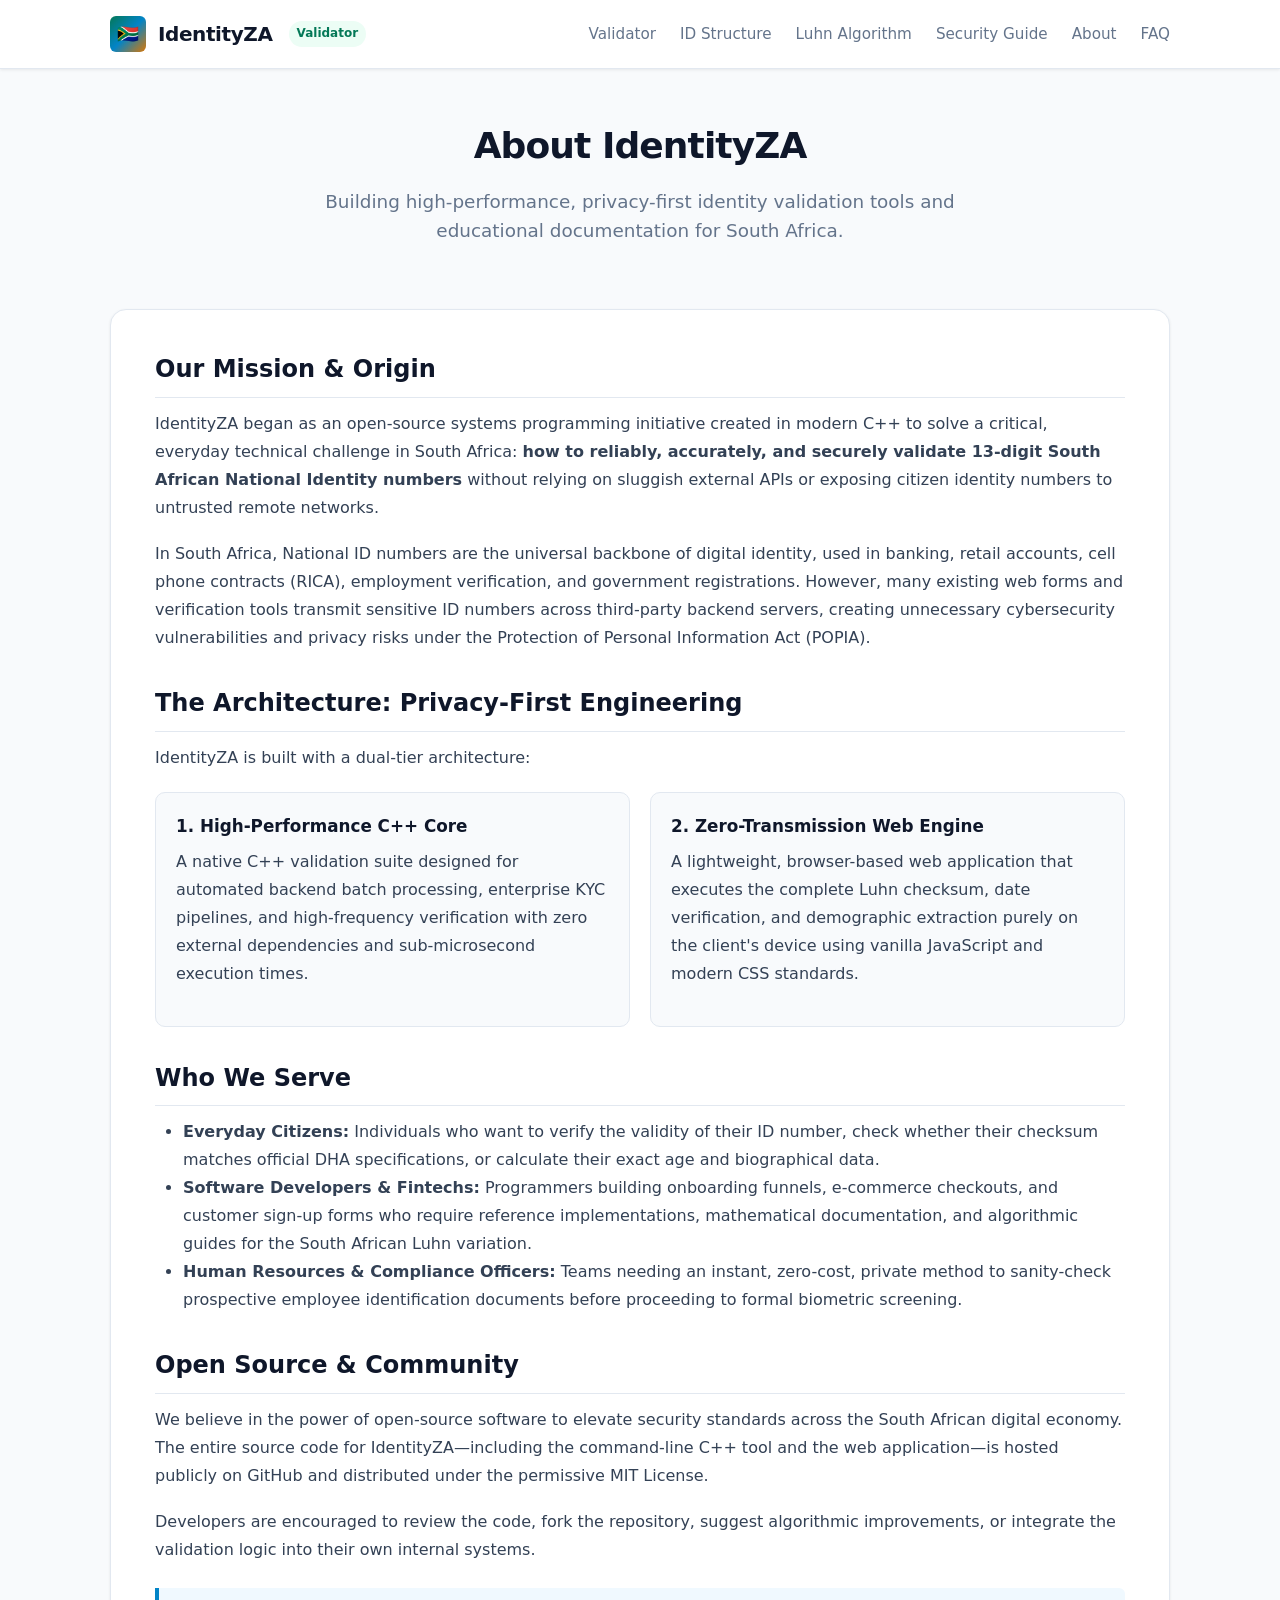
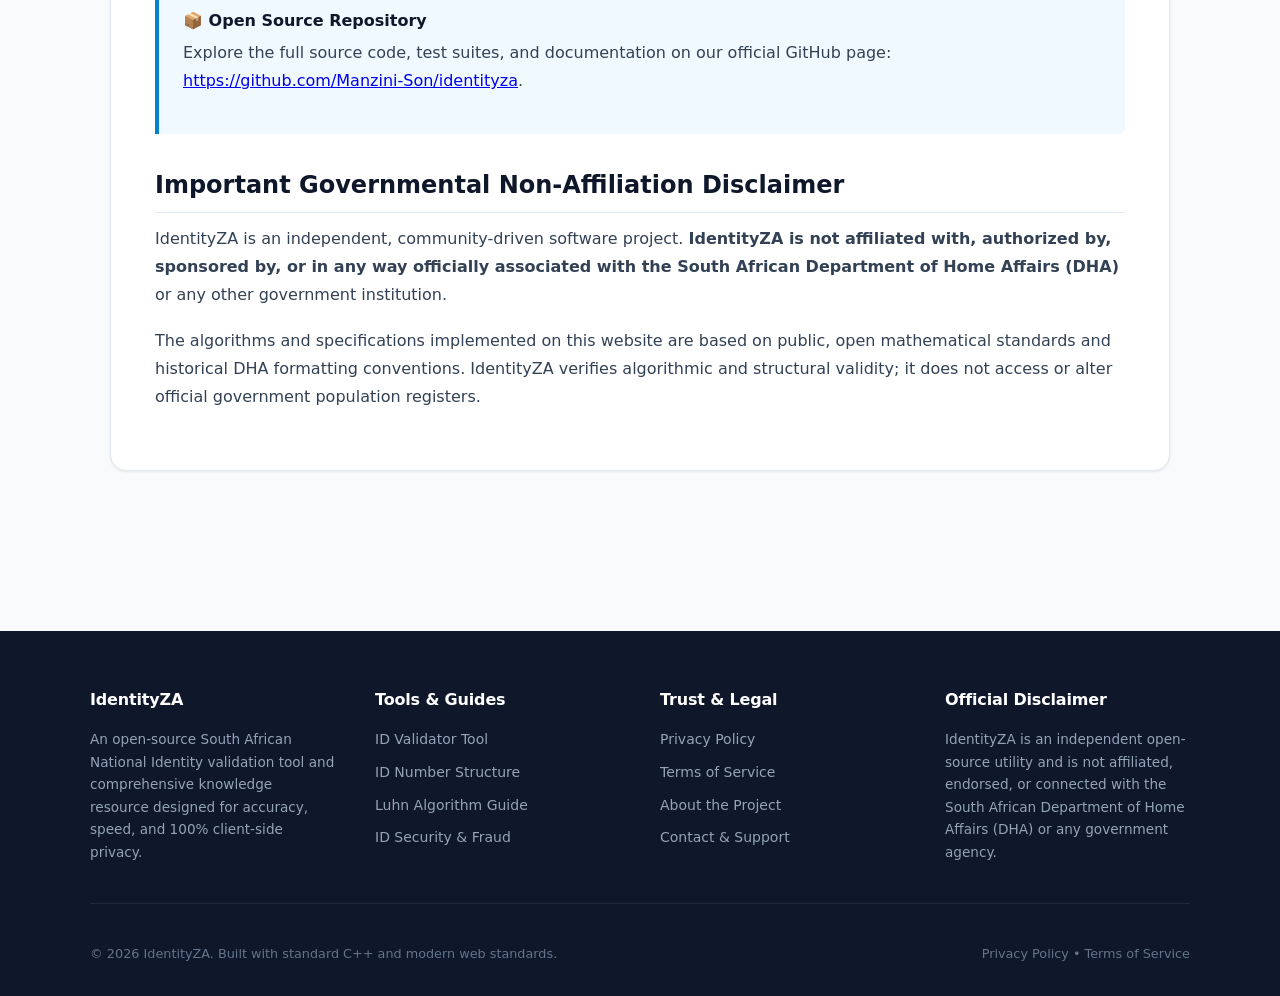
<file: web/about.html>
<!DOCTYPE html>
<html lang="en">
<head>
  <meta charset="UTF-8">
  <meta name="viewport" content="width=device-width, initial-scale=1.0">
  <title>About Us - IdentityZA Project</title>
  <meta name="description" content="Learn about IdentityZA: an open-source initiative providing high-performance South African ID validation, Luhn algorithm verification, and developer resources.">
  <link rel="stylesheet" href="style.css">
</head>
<body>

  <!-- Site Navigation -->
  <header class="site-header">
    <div class="header-container">
      <a href="index.html" class="brand">
        <span class="brand-flag">🇿🇦</span>
        <span class="brand-title">IdentityZA</span>
        <span class="brand-tag">Validator</span>
      </a>
      <nav class="nav-links">
        <a href="index.html#validator">Validator</a>
        <a href="index.html#how-it-works">ID Structure</a>
        <a href="index.html#luhn-algorithm">Luhn Algorithm</a>
        <a href="index.html#security-guide">Security Guide</a>
        <a href="about.html">About</a>
        <a href="index.html#faq">FAQ</a>
      </nav>
    </div>
  </header>

  <main class="main-content">
    <div class="page-hero">
      <h1>About IdentityZA</h1>
      <p>Building high-performance, privacy-first identity validation tools and educational documentation for South Africa.</p>
    </div>

    <article class="page-body">
      <h2>Our Mission & Origin</h2>
      <p>IdentityZA began as an open-source systems programming initiative created in modern C++ to solve a critical, everyday technical challenge in South Africa: <strong>how to reliably, accurately, and securely validate 13-digit South African National Identity numbers</strong> without relying on sluggish external APIs or exposing citizen identity numbers to untrusted remote networks.</p>
      <p>In South Africa, National ID numbers are the universal backbone of digital identity, used in banking, retail accounts, cell phone contracts (RICA), employment verification, and government registrations. However, many existing web forms and verification tools transmit sensitive ID numbers across third-party backend servers, creating unnecessary cybersecurity vulnerabilities and privacy risks under the Protection of Personal Information Act (POPIA).</p>

      <h2>The Architecture: Privacy-First Engineering</h2>
      <p>IdentityZA is built with a dual-tier architecture:</p>
      <div class="grid-two">
        <div class="grid-card">
          <h4>1. High-Performance C++ Core</h4>
          <p>A native C++ validation suite designed for automated backend batch processing, enterprise KYC pipelines, and high-frequency verification with zero external dependencies and sub-microsecond execution times.</p>
        </div>
        <div class="grid-card">
          <h4>2. Zero-Transmission Web Engine</h4>
          <p>A lightweight, browser-based web application that executes the complete Luhn checksum, date verification, and demographic extraction purely on the client's device using vanilla JavaScript and modern CSS standards.</p>
        </div>
      </div>

      <h2>Who We Serve</h2>
      <ul>
        <li><strong>Everyday Citizens:</strong> Individuals who want to verify the validity of their ID number, check whether their checksum matches official DHA specifications, or calculate their exact age and biographical data.</li>
        <li><strong>Software Developers & Fintechs:</strong> Programmers building onboarding funnels, e-commerce checkouts, and customer sign-up forms who require reference implementations, mathematical documentation, and algorithmic guides for the South African Luhn variation.</li>
        <li><strong>Human Resources & Compliance Officers:</strong> Teams needing an instant, zero-cost, private method to sanity-check prospective employee identification documents before proceeding to formal biometric screening.</li>
      </ul>

      <h2>Open Source & Community</h2>
      <p>We believe in the power of open-source software to elevate security standards across the South African digital economy. The entire source code for IdentityZA—including the command-line C++ tool and the web application—is hosted publicly on GitHub and distributed under the permissive MIT License.</p>
      <p>Developers are encouraged to review the code, fork the repository, suggest algorithmic improvements, or integrate the validation logic into their own internal systems.</p>

      <div class="callout-box callout-info">
        <h4>📦 Open Source Repository</h4>
        <p>Explore the full source code, test suites, and documentation on our official GitHub page: <a href="https://github.com/Manzini-Son/identityza" target="_blank" rel="noopener noreferrer">https://github.com/Manzini-Son/identityza</a>.</p>
      </div>

      <h2>Important Governmental Non-Affiliation Disclaimer</h2>
      <p>IdentityZA is an independent, community-driven software project. <strong>IdentityZA is not affiliated with, authorized by, sponsored by, or in any way officially associated with the South African Department of Home Affairs (DHA)</strong> or any other government institution.</p>
      <p>The algorithms and specifications implemented on this website are based on public, open mathematical standards and historical DHA formatting conventions. IdentityZA verifies algorithmic and structural validity; it does not access or alter official government population registers.</p>
    </article>
  </main>

  <!-- Site Footer -->
  <footer class="site-footer">
    <div class="footer-container">
      <div class="footer-top">
        <div class="footer-col">
          <h4>IdentityZA</h4>
          <p>An open-source South African National Identity validation tool and comprehensive knowledge resource designed for accuracy, speed, and 100% client-side privacy.</p>
        </div>
        <div class="footer-col">
          <h4>Tools & Guides</h4>
          <ul>
            <li><a href="index.html#validator">ID Validator Tool</a></li>
            <li><a href="index.html#how-it-works">ID Number Structure</a></li>
            <li><a href="index.html#luhn-algorithm">Luhn Algorithm Guide</a></li>
            <li><a href="index.html#security-guide">ID Security & Fraud</a></li>
          </ul>
        </div>
        <div class="footer-col">
          <h4>Trust & Legal</h4>
          <ul>
            <li><a href="privacy.html">Privacy Policy</a></li>
            <li><a href="terms.html">Terms of Service</a></li>
            <li><a href="about.html">About the Project</a></li>
            <li><a href="contact.html">Contact & Support</a></li>
          </ul>
        </div>
        <div class="footer-col">
          <h4>Official Disclaimer</h4>
          <p>IdentityZA is an independent open-source utility and is not affiliated, endorsed, or connected with the South African Department of Home Affairs (DHA) or any government agency.</p>
        </div>
      </div>
      <div class="footer-bottom">
        <p>© 2026 IdentityZA. Built with standard C++ and modern web standards.</p>
        <p><a href="privacy.html">Privacy Policy</a> • <a href="terms.html">Terms of Service</a></p>
      </div>
    </div>
  </footer>

</body>
</html>
</file>
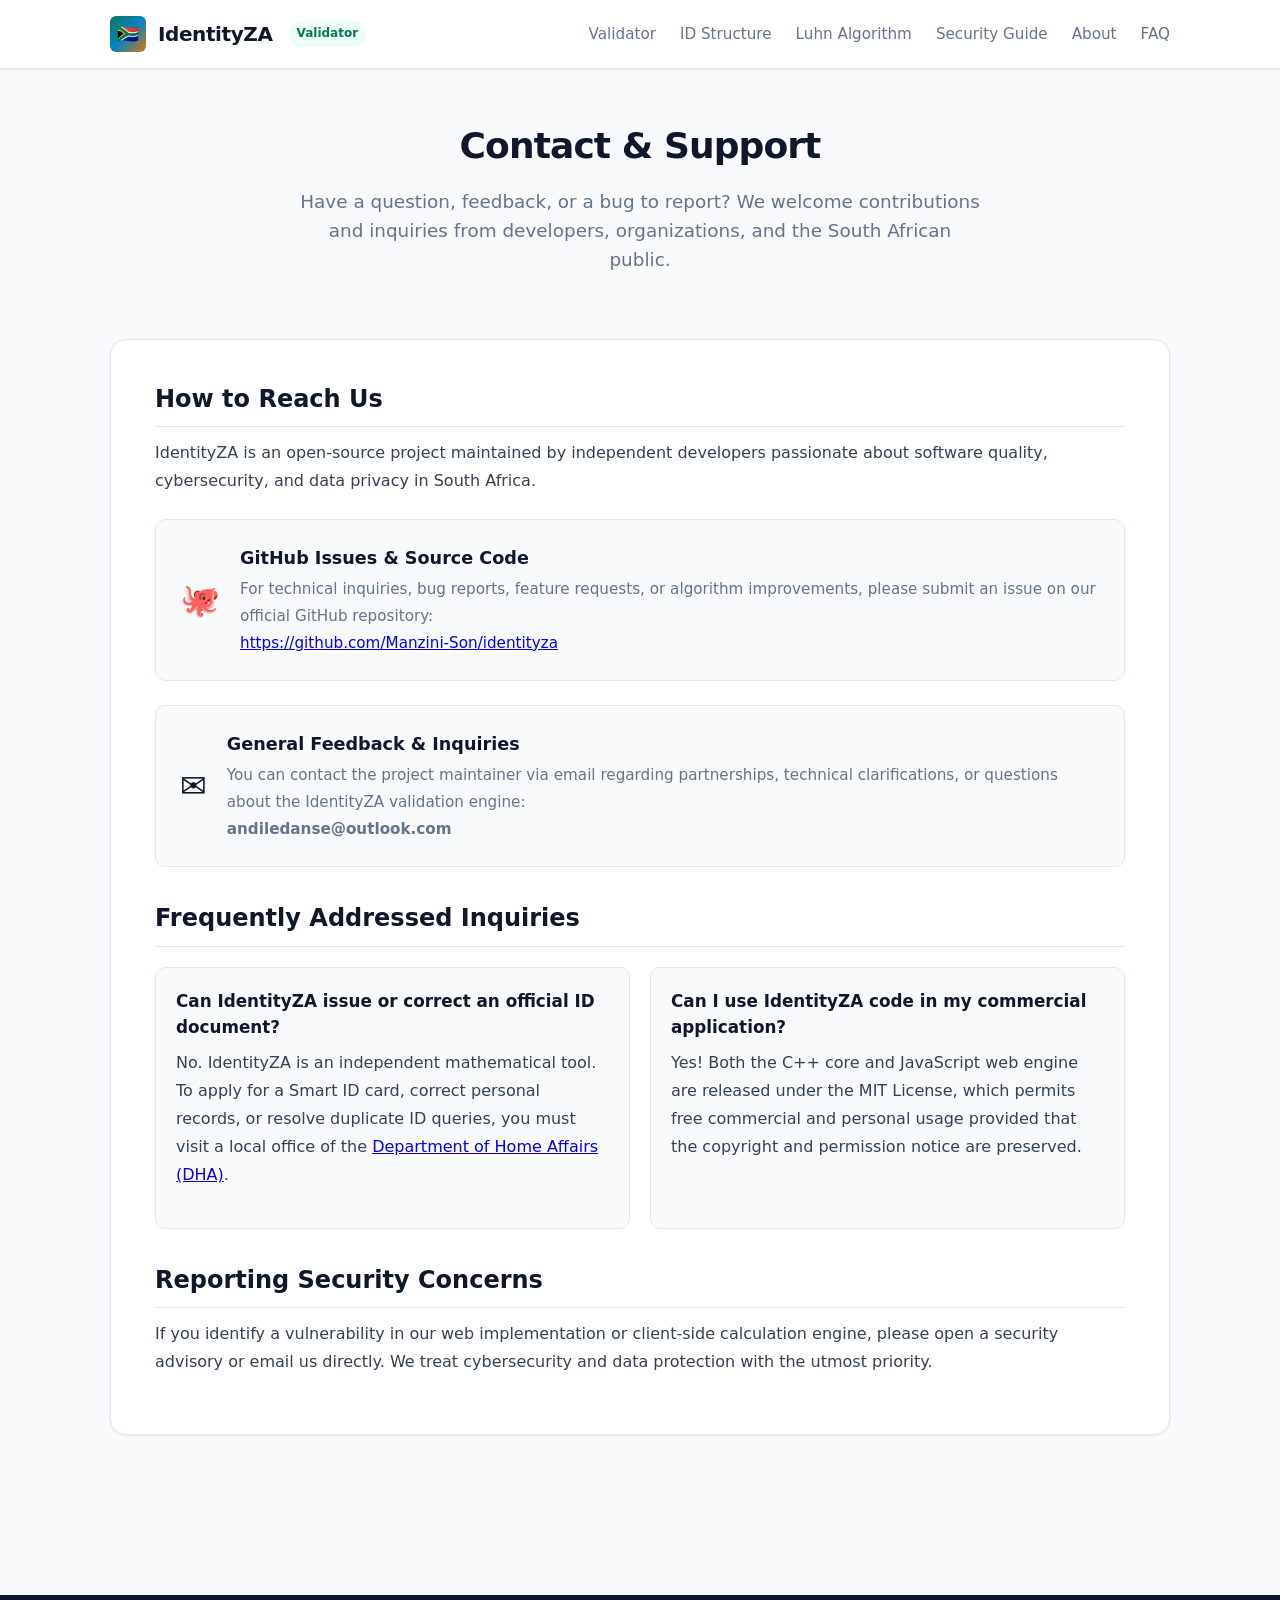
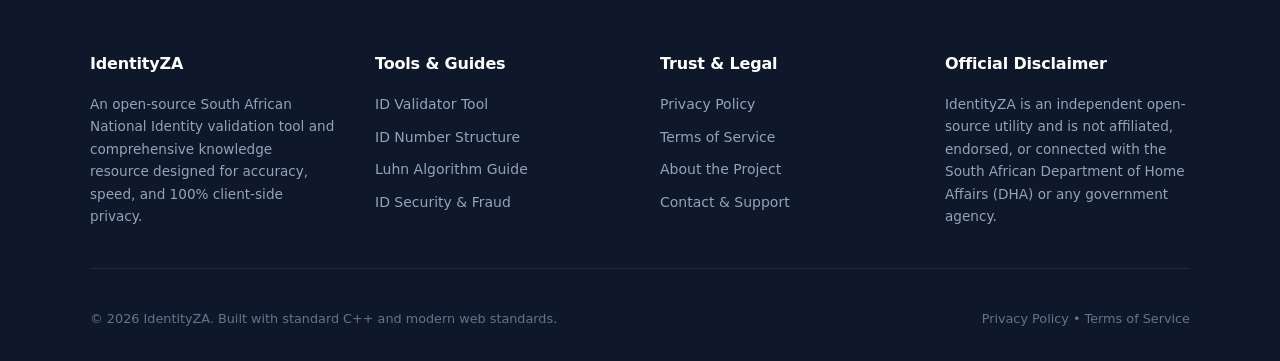
<file: web/contact.html>
<!DOCTYPE html>
<html lang="en">
<head>
  <meta charset="UTF-8">
  <meta name="viewport" content="width=device-width, initial-scale=1.0">
  <title>Contact & Support - IdentityZA</title>
  <meta name="description" content="Contact the IdentityZA open-source project maintainers for feedback, bug reports, questions, or integration inquiries.">
  <link rel="stylesheet" href="style.css">
</head>
<body>

  <!-- Site Navigation -->
  <header class="site-header">
    <div class="header-container">
      <a href="index.html" class="brand">
        <span class="brand-flag">🇿🇦</span>
        <span class="brand-title">IdentityZA</span>
        <span class="brand-tag">Validator</span>
      </a>
      <nav class="nav-links">
        <a href="index.html#validator">Validator</a>
        <a href="index.html#how-it-works">ID Structure</a>
        <a href="index.html#luhn-algorithm">Luhn Algorithm</a>
        <a href="index.html#security-guide">Security Guide</a>
        <a href="about.html">About</a>
        <a href="index.html#faq">FAQ</a>
      </nav>
    </div>
  </header>

  <main class="main-content">
    <div class="page-hero">
      <h1>Contact & Support</h1>
      <p>Have a question, feedback, or a bug to report? We welcome contributions and inquiries from developers, organizations, and the South African public.</p>
    </div>

    <article class="page-body">
      <h2>How to Reach Us</h2>
      <p>IdentityZA is an open-source project maintained by independent developers passionate about software quality, cybersecurity, and data privacy in South Africa.</p>

      <div class="contact-card">
        <div class="contact-icon">🐙</div>
        <div class="contact-info">
          <h4>GitHub Issues & Source Code</h4>
          <p>For technical inquiries, bug reports, feature requests, or algorithm improvements, please submit an issue on our official GitHub repository:</p>
          <p><a href="https://github.com/Manzini-Son/identityza" target="_blank" rel="noopener noreferrer">https://github.com/Manzini-Son/identityza</a></p>
        </div>
      </div>

      <div class="contact-card">
        <div class="contact-icon">✉️</div>
        <div class="contact-info">
          <h4>General Feedback & Inquiries</h4>
          <p>You can contact the project maintainer via email regarding partnerships, technical clarifications, or questions about the IdentityZA validation engine:</p>
          <p><strong>andiledanse@outlook.com</strong></p>
        </div>
      </div>

      <h2>Frequently Addressed Inquiries</h2>
      <div class="grid-two">
        <div class="grid-card">
          <h4>Can IdentityZA issue or correct an official ID document?</h4>
          <p>No. IdentityZA is an independent mathematical tool. To apply for a Smart ID card, correct personal records, or resolve duplicate ID queries, you must visit a local office of the <a href="https://www.dha.gov.za" target="_blank" rel="noopener noreferrer">Department of Home Affairs (DHA)</a>.</p>
        </div>
        <div class="grid-card">
          <h4>Can I use IdentityZA code in my commercial application?</h4>
          <p>Yes! Both the C++ core and JavaScript web engine are released under the MIT License, which permits free commercial and personal usage provided that the copyright and permission notice are preserved.</p>
        </div>
      </div>

      <h2>Reporting Security Concerns</h2>
      <p>If you identify a vulnerability in our web implementation or client-side calculation engine, please open a security advisory or email us directly. We treat cybersecurity and data protection with the utmost priority.</p>
    </article>
  </main>

  <!-- Site Footer -->
  <footer class="site-footer">
    <div class="footer-container">
      <div class="footer-top">
        <div class="footer-col">
          <h4>IdentityZA</h4>
          <p>An open-source South African National Identity validation tool and comprehensive knowledge resource designed for accuracy, speed, and 100% client-side privacy.</p>
        </div>
        <div class="footer-col">
          <h4>Tools & Guides</h4>
          <ul>
            <li><a href="index.html#validator">ID Validator Tool</a></li>
            <li><a href="index.html#how-it-works">ID Number Structure</a></li>
            <li><a href="index.html#luhn-algorithm">Luhn Algorithm Guide</a></li>
            <li><a href="index.html#security-guide">ID Security & Fraud</a></li>
          </ul>
        </div>
        <div class="footer-col">
          <h4>Trust & Legal</h4>
          <ul>
            <li><a href="privacy.html">Privacy Policy</a></li>
            <li><a href="terms.html">Terms of Service</a></li>
            <li><a href="about.html">About the Project</a></li>
            <li><a href="contact.html">Contact & Support</a></li>
          </ul>
        </div>
        <div class="footer-col">
          <h4>Official Disclaimer</h4>
          <p>IdentityZA is an independent open-source utility and is not affiliated, endorsed, or connected with the South African Department of Home Affairs (DHA) or any government agency.</p>
        </div>
      </div>
      <div class="footer-bottom">
        <p>© 2026 IdentityZA. Built with standard C++ and modern web standards.</p>
        <p><a href="privacy.html">Privacy Policy</a> • <a href="terms.html">Terms of Service</a></p>
      </div>
    </div>
  </footer>

</body>
</html>
</file>
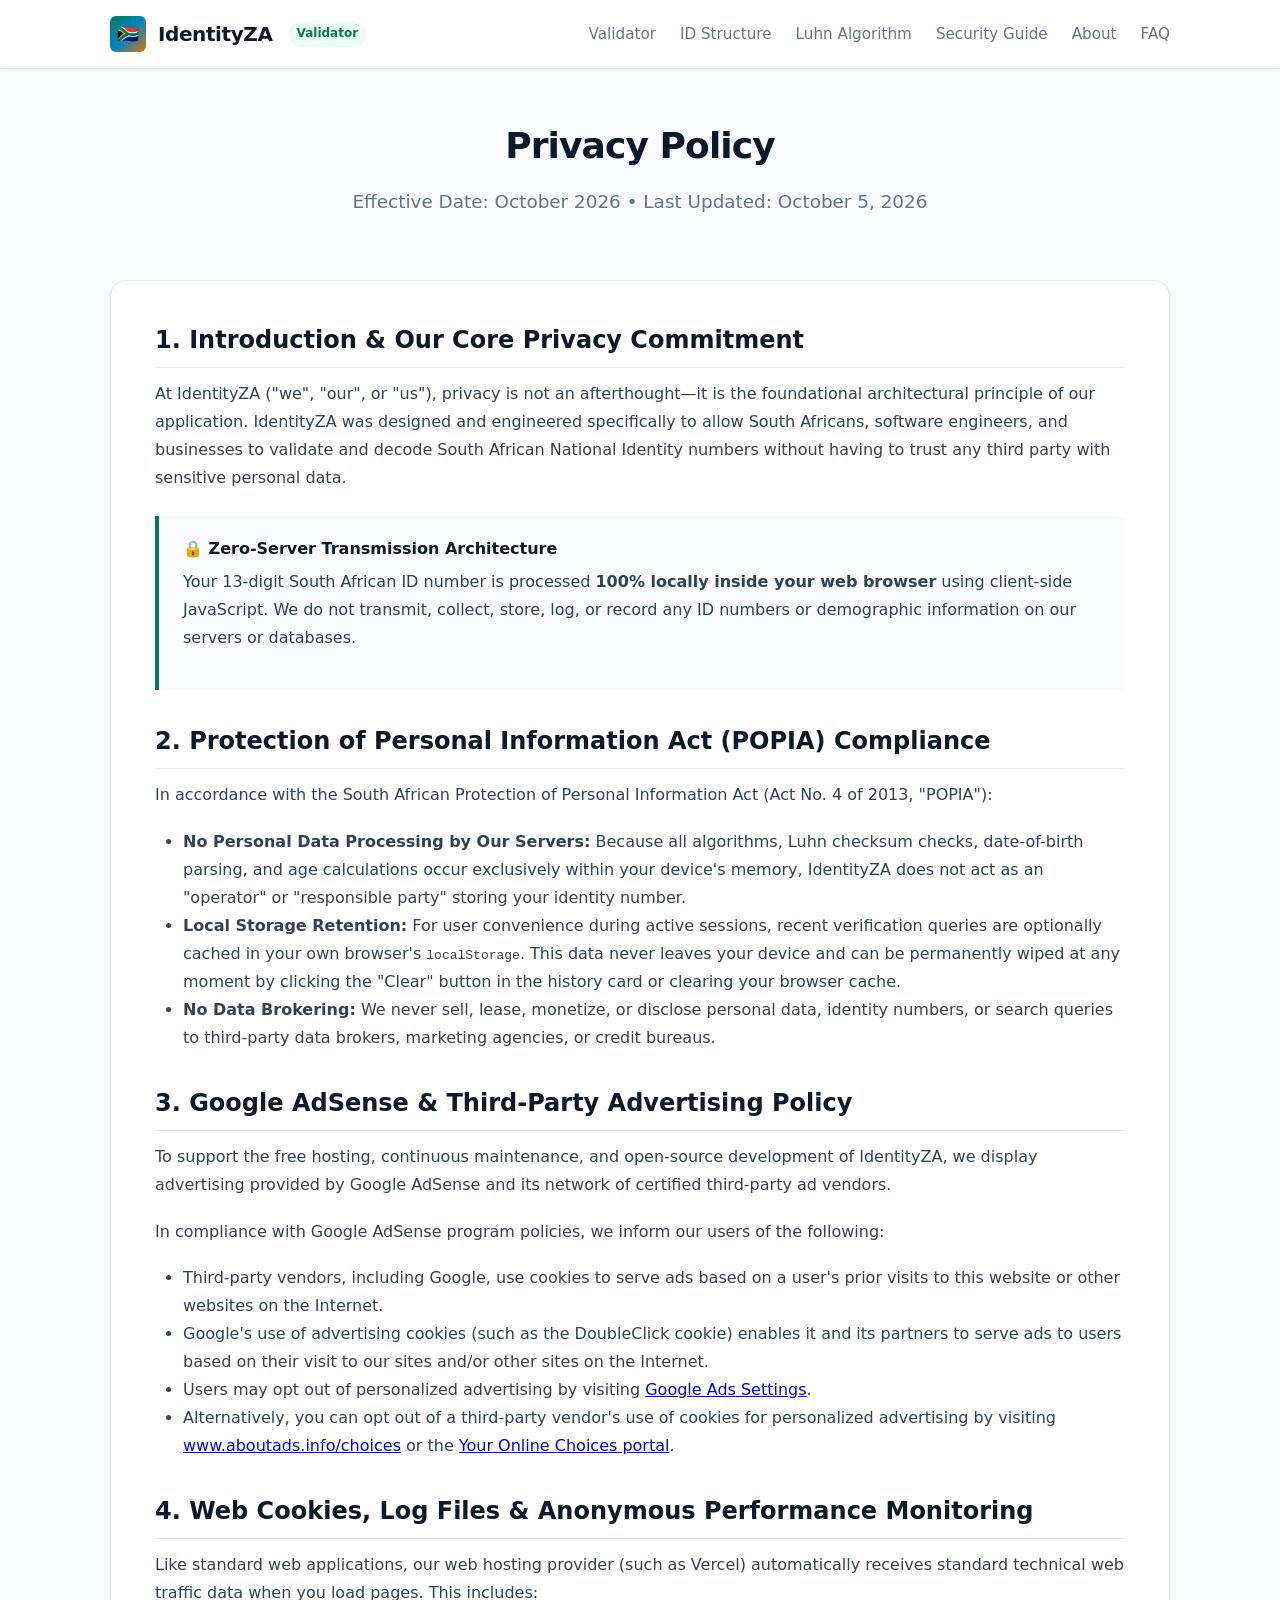
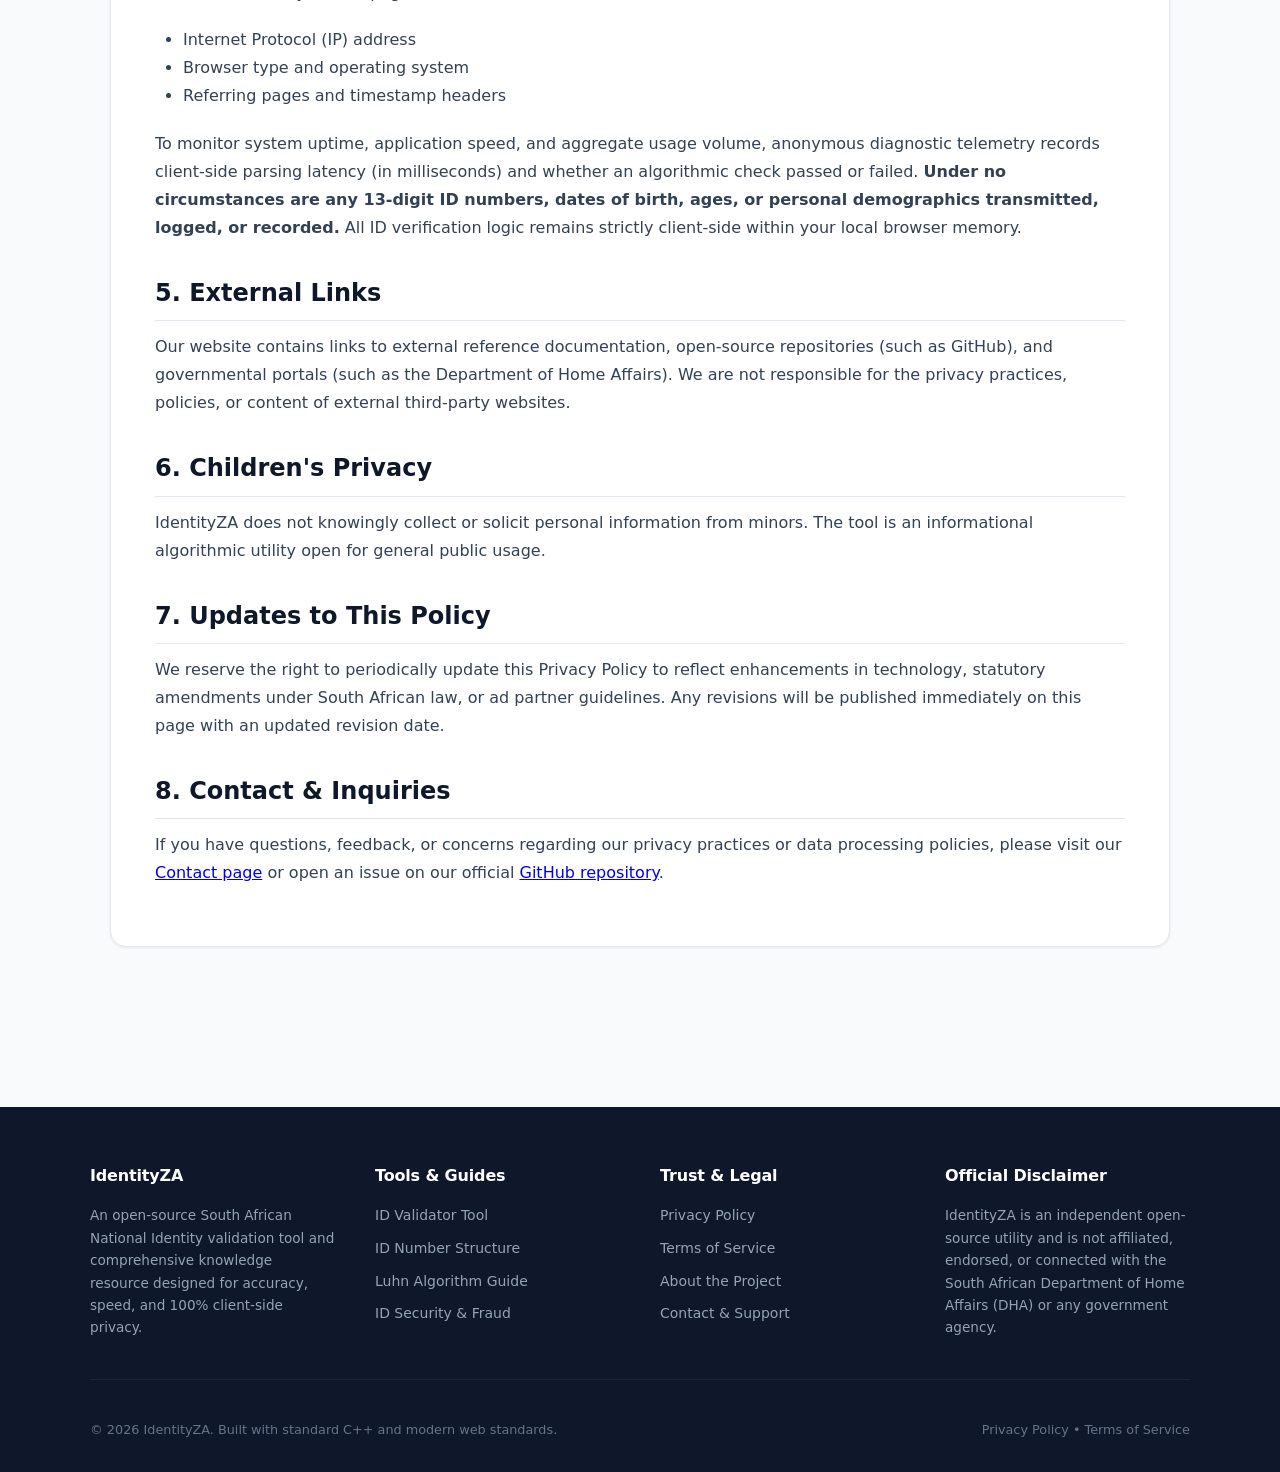
<file: web/privacy.html>
<!DOCTYPE html>
<html lang="en">
<head>
  <meta charset="UTF-8">
  <meta name="viewport" content="width=device-width, initial-scale=1.0">
  <title>Privacy Policy - IdentityZA</title>
  <meta name="description" content="IdentityZA Privacy Policy: Learn how our zero-server client-side architecture protects your personal information, in compliance with POPIA and Google AdSense guidelines.">
  <link rel="stylesheet" href="style.css">
</head>
<body>

  <!-- Site Navigation -->
  <header class="site-header">
    <div class="header-container">
      <a href="index.html" class="brand">
        <span class="brand-flag">🇿🇦</span>
        <span class="brand-title">IdentityZA</span>
        <span class="brand-tag">Validator</span>
      </a>
      <nav class="nav-links">
        <a href="index.html#validator">Validator</a>
        <a href="index.html#how-it-works">ID Structure</a>
        <a href="index.html#luhn-algorithm">Luhn Algorithm</a>
        <a href="index.html#security-guide">Security Guide</a>
        <a href="about.html">About</a>
        <a href="index.html#faq">FAQ</a>
      </nav>
    </div>
  </header>

  <main class="main-content">
    <div class="page-hero">
      <h1>Privacy Policy</h1>
      <p>Effective Date: October 2026 • Last Updated: October 5, 2026</p>
    </div>

    <article class="page-body">
      <h2>1. Introduction & Our Core Privacy Commitment</h2>
      <p>At IdentityZA ("we", "our", or "us"), privacy is not an afterthought—it is the foundational architectural principle of our application. IdentityZA was designed and engineered specifically to allow South Africans, software engineers, and businesses to validate and decode South African National Identity numbers without having to trust any third party with sensitive personal data.</p>
      
      <div class="callout-box">
        <h4>🔒 Zero-Server Transmission Architecture</h4>
        <p>Your 13-digit South African ID number is processed <strong>100% locally inside your web browser</strong> using client-side JavaScript. We do not transmit, collect, store, log, or record any ID numbers or demographic information on our servers or databases.</p>
      </div>

      <h2>2. Protection of Personal Information Act (POPIA) Compliance</h2>
      <p>In accordance with the South African Protection of Personal Information Act (Act No. 4 of 2013, "POPIA"):</p>
      <ul>
        <li><strong>No Personal Data Processing by Our Servers:</strong> Because all algorithms, Luhn checksum checks, date-of-birth parsing, and age calculations occur exclusively within your device's memory, IdentityZA does not act as an "operator" or "responsible party" storing your identity number.</li>
        <li><strong>Local Storage Retention:</strong> For user convenience during active sessions, recent verification queries are optionally cached in your own browser's <code>localStorage</code>. This data never leaves your device and can be permanently wiped at any moment by clicking the "Clear" button in the history card or clearing your browser cache.</li>
        <li><strong>No Data Brokering:</strong> We never sell, lease, monetize, or disclose personal data, identity numbers, or search queries to third-party data brokers, marketing agencies, or credit bureaus.</li>
      </ul>

      <h2>3. Google AdSense & Third-Party Advertising Policy</h2>
      <p>To support the free hosting, continuous maintenance, and open-source development of IdentityZA, we display advertising provided by Google AdSense and its network of certified third-party ad vendors.</p>
      <p>In compliance with Google AdSense program policies, we inform our users of the following:</p>
      <ul>
        <li>Third-party vendors, including Google, use cookies to serve ads based on a user's prior visits to this website or other websites on the Internet.</li>
        <li>Google's use of advertising cookies (such as the DoubleClick cookie) enables it and its partners to serve ads to users based on their visit to our sites and/or other sites on the Internet.</li>
        <li>Users may opt out of personalized advertising by visiting <a href="https://www.google.com/settings/ads" target="_blank" rel="noopener noreferrer">Google Ads Settings</a>.</li>
        <li>Alternatively, you can opt out of a third-party vendor's use of cookies for personalized advertising by visiting <a href="https://www.aboutads.info/choices/" target="_blank" rel="noopener noreferrer">www.aboutads.info/choices</a> or the <a href="https://www.youronlinechoices.com/" target="_blank" rel="noopener noreferrer">Your Online Choices portal</a>.</li>
      </ul>

      <h2>4. Web Cookies, Log Files & Anonymous Performance Monitoring</h2>
      <p>Like standard web applications, our web hosting provider (such as Vercel) automatically receives standard technical web traffic data when you load pages. This includes:</p>
      <ul>
        <li>Internet Protocol (IP) address</li>
        <li>Browser type and operating system</li>
        <li>Referring pages and timestamp headers</li>
      </ul>
      <p>To monitor system uptime, application speed, and aggregate usage volume, anonymous diagnostic telemetry records client-side parsing latency (in milliseconds) and whether an algorithmic check passed or failed. <strong>Under no circumstances are any 13-digit ID numbers, dates of birth, ages, or personal demographics transmitted, logged, or recorded.</strong> All ID verification logic remains strictly client-side within your local browser memory.</p>

      <h2>5. External Links</h2>
      <p>Our website contains links to external reference documentation, open-source repositories (such as GitHub), and governmental portals (such as the Department of Home Affairs). We are not responsible for the privacy practices, policies, or content of external third-party websites.</p>

      <h2>6. Children's Privacy</h2>
      <p>IdentityZA does not knowingly collect or solicit personal information from minors. The tool is an informational algorithmic utility open for general public usage.</p>

      <h2>7. Updates to This Policy</h2>
      <p>We reserve the right to periodically update this Privacy Policy to reflect enhancements in technology, statutory amendments under South African law, or ad partner guidelines. Any revisions will be published immediately on this page with an updated revision date.</p>

      <h2>8. Contact & Inquiries</h2>
      <p>If you have questions, feedback, or concerns regarding our privacy practices or data processing policies, please visit our <a href="contact.html">Contact page</a> or open an issue on our official <a href="https://github.com/Manzini-Son/identityza" target="_blank" rel="noopener noreferrer">GitHub repository</a>.</p>
    </article>
  </main>

  <!-- Site Footer -->
  <footer class="site-footer">
    <div class="footer-container">
      <div class="footer-top">
        <div class="footer-col">
          <h4>IdentityZA</h4>
          <p>An open-source South African National Identity validation tool and comprehensive knowledge resource designed for accuracy, speed, and 100% client-side privacy.</p>
        </div>
        <div class="footer-col">
          <h4>Tools & Guides</h4>
          <ul>
            <li><a href="index.html#validator">ID Validator Tool</a></li>
            <li><a href="index.html#how-it-works">ID Number Structure</a></li>
            <li><a href="index.html#luhn-algorithm">Luhn Algorithm Guide</a></li>
            <li><a href="index.html#security-guide">ID Security & Fraud</a></li>
          </ul>
        </div>
        <div class="footer-col">
          <h4>Trust & Legal</h4>
          <ul>
            <li><a href="privacy.html">Privacy Policy</a></li>
            <li><a href="terms.html">Terms of Service</a></li>
            <li><a href="about.html">About the Project</a></li>
            <li><a href="contact.html">Contact & Support</a></li>
          </ul>
        </div>
        <div class="footer-col">
          <h4>Official Disclaimer</h4>
          <p>IdentityZA is an independent open-source utility and is not affiliated, endorsed, or connected with the South African Department of Home Affairs (DHA) or any government agency.</p>
        </div>
      </div>
      <div class="footer-bottom">
        <p>© 2026 IdentityZA. Built with standard C++ and modern web standards.</p>
        <p><a href="privacy.html">Privacy Policy</a> • <a href="terms.html">Terms of Service</a></p>
      </div>
    </div>
  </footer>

</body>
</html>
</file>
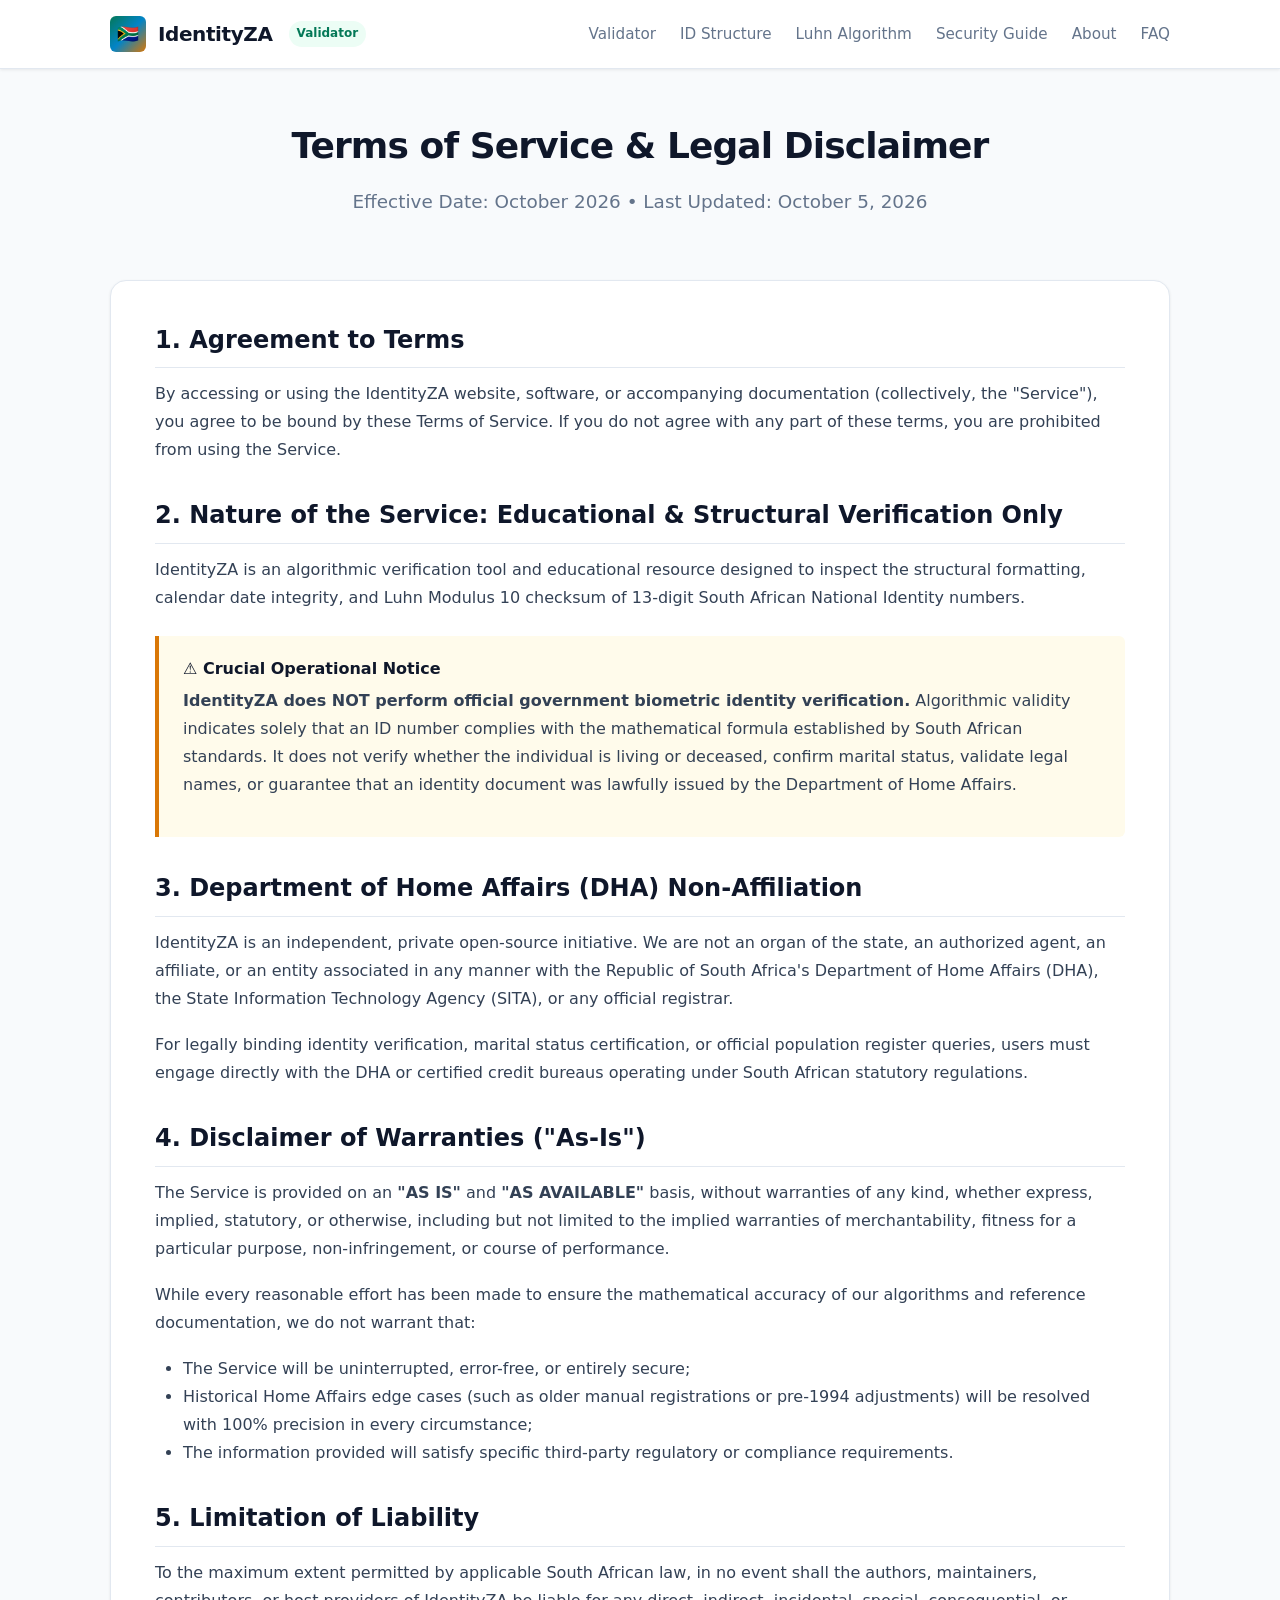
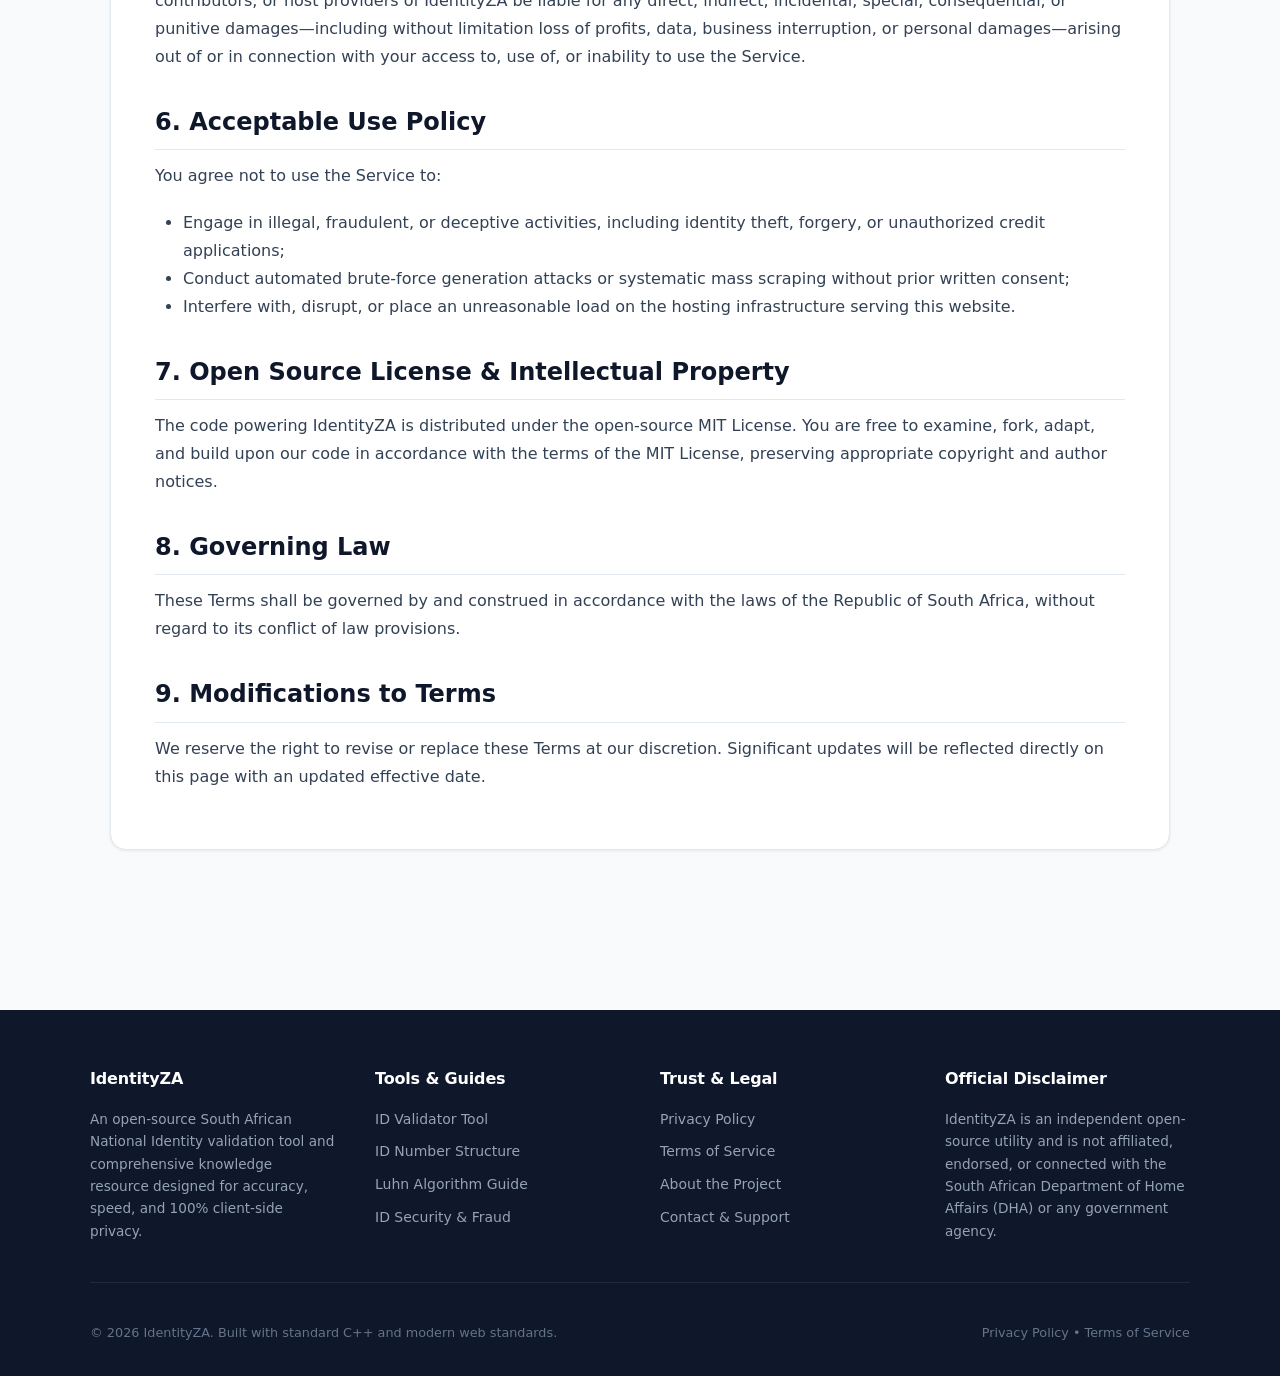
<file: web/terms.html>
<!DOCTYPE html>
<html lang="en">
<head>
  <meta charset="UTF-8">
  <meta name="viewport" content="width=device-width, initial-scale=1.0">
  <title>Terms of Service - IdentityZA</title>
  <meta name="description" content="Terms of Service and Legal Disclaimer for IdentityZA: Terms governing the use of our client-side South African ID validator and educational guides.">
  <link rel="stylesheet" href="style.css">
</head>
<body>

  <!-- Site Navigation -->
  <header class="site-header">
    <div class="header-container">
      <a href="index.html" class="brand">
        <span class="brand-flag">🇿🇦</span>
        <span class="brand-title">IdentityZA</span>
        <span class="brand-tag">Validator</span>
      </a>
      <nav class="nav-links">
        <a href="index.html#validator">Validator</a>
        <a href="index.html#how-it-works">ID Structure</a>
        <a href="index.html#luhn-algorithm">Luhn Algorithm</a>
        <a href="index.html#security-guide">Security Guide</a>
        <a href="about.html">About</a>
        <a href="index.html#faq">FAQ</a>
      </nav>
    </div>
  </header>

  <main class="main-content">
    <div class="page-hero">
      <h1>Terms of Service & Legal Disclaimer</h1>
      <p>Effective Date: October 2026 • Last Updated: October 5, 2026</p>
    </div>

    <article class="page-body">
      <h2>1. Agreement to Terms</h2>
      <p>By accessing or using the IdentityZA website, software, or accompanying documentation (collectively, the "Service"), you agree to be bound by these Terms of Service. If you do not agree with any part of these terms, you are prohibited from using the Service.</p>

      <h2>2. Nature of the Service: Educational & Structural Verification Only</h2>
      <p>IdentityZA is an algorithmic verification tool and educational resource designed to inspect the structural formatting, calendar date integrity, and Luhn Modulus 10 checksum of 13-digit South African National Identity numbers.</p>
      
      <div class="callout-box callout-warning">
        <h4>⚠️ Crucial Operational Notice</h4>
        <p><strong>IdentityZA does NOT perform official government biometric identity verification.</strong> Algorithmic validity indicates solely that an ID number complies with the mathematical formula established by South African standards. It does not verify whether the individual is living or deceased, confirm marital status, validate legal names, or guarantee that an identity document was lawfully issued by the Department of Home Affairs.</p>
      </div>

      <h2>3. Department of Home Affairs (DHA) Non-Affiliation</h2>
      <p>IdentityZA is an independent, private open-source initiative. We are not an organ of the state, an authorized agent, an affiliate, or an entity associated in any manner with the Republic of South Africa's Department of Home Affairs (DHA), the State Information Technology Agency (SITA), or any official registrar.</p>
      <p>For legally binding identity verification, marital status certification, or official population register queries, users must engage directly with the DHA or certified credit bureaus operating under South African statutory regulations.</p>

      <h2>4. Disclaimer of Warranties ("As-Is")</h2>
      <p>The Service is provided on an <strong>"AS IS"</strong> and <strong>"AS AVAILABLE"</strong> basis, without warranties of any kind, whether express, implied, statutory, or otherwise, including but not limited to the implied warranties of merchantability, fitness for a particular purpose, non-infringement, or course of performance.</p>
      <p>While every reasonable effort has been made to ensure the mathematical accuracy of our algorithms and reference documentation, we do not warrant that:</p>
      <ul>
        <li>The Service will be uninterrupted, error-free, or entirely secure;</li>
        <li>Historical Home Affairs edge cases (such as older manual registrations or pre-1994 adjustments) will be resolved with 100% precision in every circumstance;</li>
        <li>The information provided will satisfy specific third-party regulatory or compliance requirements.</li>
      </ul>

      <h2>5. Limitation of Liability</h2>
      <p>To the maximum extent permitted by applicable South African law, in no event shall the authors, maintainers, contributors, or host providers of IdentityZA be liable for any direct, indirect, incidental, special, consequential, or punitive damages—including without limitation loss of profits, data, business interruption, or personal damages—arising out of or in connection with your access to, use of, or inability to use the Service.</p>

      <h2>6. Acceptable Use Policy</h2>
      <p>You agree not to use the Service to:</p>
      <ul>
        <li>Engage in illegal, fraudulent, or deceptive activities, including identity theft, forgery, or unauthorized credit applications;</li>
        <li>Conduct automated brute-force generation attacks or systematic mass scraping without prior written consent;</li>
        <li>Interfere with, disrupt, or place an unreasonable load on the hosting infrastructure serving this website.</li>
      </ul>

      <h2>7. Open Source License & Intellectual Property</h2>
      <p>The code powering IdentityZA is distributed under the open-source MIT License. You are free to examine, fork, adapt, and build upon our code in accordance with the terms of the MIT License, preserving appropriate copyright and author notices.</p>

      <h2>8. Governing Law</h2>
      <p>These Terms shall be governed by and construed in accordance with the laws of the Republic of South Africa, without regard to its conflict of law provisions.</p>

      <h2>9. Modifications to Terms</h2>
      <p>We reserve the right to revise or replace these Terms at our discretion. Significant updates will be reflected directly on this page with an updated effective date.</p>
    </article>
  </main>

  <!-- Site Footer -->
  <footer class="site-footer">
    <div class="footer-container">
      <div class="footer-top">
        <div class="footer-col">
          <h4>IdentityZA</h4>
          <p>An open-source South African National Identity validation tool and comprehensive knowledge resource designed for accuracy, speed, and 100% client-side privacy.</p>
        </div>
        <div class="footer-col">
          <h4>Tools & Guides</h4>
          <ul>
            <li><a href="index.html#validator">ID Validator Tool</a></li>
            <li><a href="index.html#how-it-works">ID Number Structure</a></li>
            <li><a href="index.html#luhn-algorithm">Luhn Algorithm Guide</a></li>
            <li><a href="index.html#security-guide">ID Security & Fraud</a></li>
          </ul>
        </div>
        <div class="footer-col">
          <h4>Trust & Legal</h4>
          <ul>
            <li><a href="privacy.html">Privacy Policy</a></li>
            <li><a href="terms.html">Terms of Service</a></li>
            <li><a href="about.html">About the Project</a></li>
            <li><a href="contact.html">Contact & Support</a></li>
          </ul>
        </div>
        <div class="footer-col">
          <h4>Official Disclaimer</h4>
          <p>IdentityZA is an independent open-source utility and is not affiliated, endorsed, or connected with the South African Department of Home Affairs (DHA) or any government agency.</p>
        </div>
      </div>
      <div class="footer-bottom">
        <p>© 2026 IdentityZA. Built with standard C++ and modern web standards.</p>
        <p><a href="privacy.html">Privacy Policy</a> • <a href="terms.html">Terms of Service</a></p>
      </div>
    </div>
  </footer>

</body>
</html>
</file>
<file: web/style.css>
/* identityza - Web Stylesheet */

:root {
  --primary: #047857;         /* Deep emerald */
  --primary-hover: #065f46;
  --primary-light: #ecfdf5;
  --accent: #d97706;          /* Warm amber */
  --bg: #f8fafc;              /* Soft slate background */
  --card-bg: #ffffff;
  --text-main: #0f172a;
  --text-muted: #64748b;
  --border: #e2e8f0;
  --border-focus: #059669;
  --success: #15803d;
  --success-bg: #f0fdf4;
  --danger: #b91c1c;
  --danger-bg: #fef2f2;
  --radius-lg: 16px;
  --radius-md: 10px;
  --radius-sm: 6px;
  --shadow-sm: 0 1px 3px rgba(0, 0, 0, 0.08);
  --shadow-md: 0 4px 6px -1px rgba(0, 0, 0, 0.08), 0 2px 4px -2px rgba(0, 0, 0, 0.06);
  --shadow-lg: 0 10px 15px -3px rgba(0, 0, 0, 0.08), 0 4px 6px -4px rgba(0, 0, 0, 0.04);
  --font-sans: system-ui, -apple-system, BlinkMacSystemFont, 'Segoe UI', Roboto, Helvetica, Arial, sans-serif;
  --font-mono: 'SFMono-Regular', Consolas, 'Liberation Mono', Menlo, Courier, monospace;
}

* {
  box-sizing: border-box;
  margin: 0;
  padding: 0;
}

body {
  font-family: var(--font-sans);
  background-color: var(--bg);
  color: var(--text-main);
  line-height: 1.6;
  min-height: 100vh;
  display: flex;
  flex-direction: column;
}

/* Header & Navigation */
.site-header {
  background: #ffffff;
  border-bottom: 1px solid var(--border);
  padding: 1rem 0;
  position: sticky;
  top: 0;
  z-index: 50;
  box-shadow: var(--shadow-sm);
}

.header-container {
  max-width: 1100px;
  margin: 0 auto;
  padding: 0 1.25rem;
  display: flex;
  align-items: center;
  justify-content: space-between;
}

.brand {
  display: flex;
  align-items: center;
  gap: 0.75rem;
  text-decoration: none;
  color: var(--text-main);
}

.brand-flag {
  display: inline-flex;
  align-items: center;
  justify-content: center;
  width: 36px;
  height: 36px;
  border-radius: var(--radius-sm);
  background: linear-gradient(135deg, #047857 0%, #0284c7 50%, #d97706 100%);
  color: #fff;
  font-weight: 700;
  font-size: 1.1rem;
}

.brand-title {
  font-size: 1.25rem;
  font-weight: 800;
  letter-spacing: -0.02em;
}

.brand-tag {
  background: var(--primary-light);
  color: var(--primary);
  font-size: 0.75rem;
  font-weight: 600;
  padding: 0.2rem 0.5rem;
  border-radius: 999px;
  margin-left: 0.25rem;
}

.nav-links {
  display: flex;
  gap: 1.5rem;
  align-items: center;
}

.nav-links a {
  color: var(--text-muted);
  text-decoration: none;
  font-size: 0.95rem;
  font-weight: 500;
  transition: color 0.15s ease;
}

.nav-links a:hover {
  color: var(--primary);
}

/* Main Layout */
.main-content {
  flex: 1;
  max-width: 1100px;
  margin: 0 auto;
  padding: 1.5rem 1.25rem 3rem;
  width: 100%;
}

/* Google AdSense Wrappers (Policy compliant: safe spacing, labelled as 'Advertisement') */
.ad-slot-wrapper {
  margin: 1.75rem auto;
  text-align: center;
  width: 100%;
  max-width: 970px;
  overflow: hidden;
}

.ad-label {
  display: block;
  font-size: 0.7rem;
  text-transform: uppercase;
  letter-spacing: 0.08em;
  color: var(--text-muted);
  margin-bottom: 0.35rem;
}

.ad-preview-banner {
  display: flex;
  flex-direction: column;
  align-items: center;
  justify-content: center;
  background: #f1f5f9;
  border: 1px dashed #cbd5e1;
  border-radius: var(--radius-md);
  padding: 1.5rem 1rem;
  min-height: 90px;
  color: #475569;
  font-size: 0.85rem;
}

.ad-preview-banner strong {
  color: #0f172a;
  font-size: 0.95rem;
  margin-bottom: 0.25rem;
}

.ad-preview-banner span {
  font-size: 0.8rem;
  color: var(--text-muted);
}

/* Hero Section */
.hero-card {
  background: var(--card-bg);
  border: 1px solid var(--border);
  border-radius: var(--radius-lg);
  padding: 2.25rem;
  box-shadow: var(--shadow-md);
  margin-bottom: 2rem;
}

.hero-header {
  text-align: center;
  max-width: 680px;
  margin: 0 auto 1.75rem;
}

.hero-header h1 {
  font-size: 1.95rem;
  font-weight: 800;
  letter-spacing: -0.025em;
  color: var(--text-main);
  margin-bottom: 0.5rem;
}

.hero-header p {
  color: var(--text-muted);
  font-size: 1.05rem;
}

/* Form & Input Section */
.validator-form {
  max-width: 640px;
  margin: 0 auto;
}

.form-group {
  margin-bottom: 1.25rem;
}

.input-label {
  display: block;
  font-weight: 600;
  font-size: 0.95rem;
  margin-bottom: 0.25rem;
  color: var(--text-main);
}

.input-hint {
  display: block;
  font-size: 0.825rem;
  color: var(--text-muted);
  margin-bottom: 0.5rem;
}

.input-box-wrapper {
  position: relative;
  display: flex;
  align-items: center;
}

.id-input {
  width: 100%;
  padding: 0.875rem 1rem;
  font-size: 1.2rem;
  font-family: var(--font-mono);
  letter-spacing: 0.12em;
  border: 2px solid var(--border);
  border-radius: var(--radius-md);
  background-color: #ffffff;
  color: var(--text-main);
  outline: none;
  transition: all 0.2s ease;
}

.id-input:focus {
  border-color: var(--border-focus);
  box-shadow: 0 0 0 4px rgba(5, 150, 105, 0.15);
}

/* Modern Validation States (:user-invalid and :user-valid) */
.id-input:user-invalid {
  border-color: var(--danger);
  background-color: var(--danger-bg);
}

.id-input:user-valid {
  border-color: var(--success);
}

.input-error-msg {
  display: none;
  color: var(--danger);
  font-size: 0.875rem;
  font-weight: 500;
  margin-top: 0.5rem;
}

/* Sample ID Quick Pills */
.sample-presets {
  margin-top: 0.75rem;
  display: flex;
  flex-wrap: wrap;
  align-items: center;
  gap: 0.5rem;
}

.sample-label {
  font-size: 0.8rem;
  font-weight: 600;
  color: var(--text-muted);
}

.preset-pill {
  background: #f1f5f9;
  border: 1px solid var(--border);
  color: #334155;
  padding: 0.25rem 0.65rem;
  border-radius: 999px;
  font-size: 0.8rem;
  cursor: pointer;
  transition: background 0.15s ease, border-color 0.15s ease;
}

.preset-pill:hover {
  background: #e2e8f0;
  border-color: #cbd5e1;
}

/* Form Actions */
.form-actions {
  display: flex;
  gap: 0.75rem;
  margin-top: 1.5rem;
}

.btn-primary {
  flex: 2;
  background-color: var(--primary);
  color: #ffffff;
  border: none;
  padding: 0.85rem 1.5rem;
  font-size: 1rem;
  font-weight: 600;
  border-radius: var(--radius-md);
  cursor: pointer;
  transition: background-color 0.15s ease, transform 0.05s ease;
}

.btn-primary:hover {
  background-color: var(--primary-hover);
}

.btn-primary:active {
  transform: translateY(1px);
}

.btn-secondary {
  flex: 1;
  background-color: #f1f5f9;
  color: #334155;
  border: 1px solid var(--border);
  padding: 0.85rem 1rem;
  font-size: 0.95rem;
  font-weight: 600;
  border-radius: var(--radius-md);
  cursor: pointer;
  transition: background-color 0.15s ease;
}

.btn-secondary:hover {
  background-color: #e2e8f0;
}

/* Result Card */
.result-card {
  margin-top: 2rem;
  border: 1px solid var(--border);
  border-radius: var(--radius-md);
  background: #ffffff;
  overflow: hidden;
  box-shadow: var(--shadow-sm);
  animation: fadeIn 0.25s ease-out;
}

@keyframes fadeIn {
  from { opacity: 0; transform: translateY(6px); }
  to { opacity: 1; transform: translateY(0); }
}

.result-card-header {
  padding: 1rem 1.25rem;
  background: #f8fafc;
  border-bottom: 1px solid var(--border);
  display: flex;
  align-items: center;
  justify-content: space-between;
}

.status-badge {
  display: inline-flex;
  align-items: center;
  gap: 0.4rem;
  padding: 0.35rem 0.85rem;
  border-radius: 999px;
  font-weight: 700;
  font-size: 0.85rem;
}

.status-valid {
  background-color: var(--success-bg);
  color: var(--success);
  border: 1px solid #bbf7d0;
}

.status-invalid {
  background-color: var(--danger-bg);
  color: var(--danger);
  border: 1px solid #fecaca;
}

.btn-copy {
  background: #ffffff;
  border: 1px solid var(--border);
  color: #334155;
  padding: 0.35rem 0.75rem;
  font-size: 0.8rem;
  font-weight: 600;
  border-radius: var(--radius-sm);
  cursor: pointer;
  transition: all 0.15s ease;
}

.btn-copy:hover {
  background: #f1f5f9;
}

.btn-copy.btn-success {
  background: var(--success);
  color: #ffffff;
  border-color: var(--success);
}

.result-grid {
  display: grid;
  grid-template-columns: repeat(auto-fit, minmax(200px, 1fr));
  gap: 1px;
  background: var(--border);
}

.result-item {
  background: #ffffff;
  padding: 1.15rem 1.25rem;
}

.result-key {
  font-size: 0.8rem;
  text-transform: uppercase;
  letter-spacing: 0.05em;
  color: var(--text-muted);
  margin-bottom: 0.35rem;
}

.result-value {
  font-size: 1.15rem;
  font-weight: 700;
  color: var(--text-main);
}

.val-valid {
  color: var(--success);
}

.val-invalid {
  color: var(--danger);
}

/* History Box */
.history-section {
  margin-top: 1.75rem;
  background: #f8fafc;
  border-radius: var(--radius-md);
  padding: 1rem 1.25rem;
  border: 1px solid var(--border);
}

.history-header {
  display: flex;
  justify-content: space-between;
  align-items: center;
  margin-bottom: 0.75rem;
}

.history-title {
  font-size: 0.9rem;
  font-weight: 700;
  color: var(--text-main);
}

.btn-text-sm {
  background: transparent;
  border: none;
  color: var(--text-muted);
  font-size: 0.8rem;
  cursor: pointer;
  text-decoration: underline;
}

.btn-text-sm:hover {
  color: var(--danger);
}

.history-list {
  list-style: none;
  display: flex;
  flex-direction: column;
  gap: 0.5rem;
}

.history-item {
  display: flex;
  justify-content: space-between;
  align-items: center;
  background: #ffffff;
  border: 1px solid var(--border);
  padding: 0.6rem 0.85rem;
  border-radius: var(--radius-sm);
  font-size: 0.85rem;
  cursor: pointer;
  transition: border-color 0.15s ease;
}

.history-item:hover {
  border-color: var(--primary);
}

.history-main strong {
  font-family: var(--font-mono);
  margin-right: 0.5rem;
}

.badge {
  font-size: 0.7rem;
  padding: 0.15rem 0.45rem;
  border-radius: 999px;
  font-weight: 600;
}

.badge-valid { background: #dcfce7; color: #166534; }
.badge-invalid { background: #fee2e2; color: #991b1b; }

.history-sub {
  color: var(--text-muted);
  font-size: 0.8rem;
}

.history-empty {
  font-size: 0.825rem;
  color: var(--text-muted);
  font-style: italic;
}

/* Educational / SEO Content (High Quality for AdSense Approval) */
.info-section {
  display: grid;
  grid-template-columns: 1fr;
  gap: 2rem;
  margin-top: 2.5rem;
}

.card {
  background: #ffffff;
  border: 1px solid var(--border);
  border-radius: var(--radius-lg);
  padding: 2rem;
  box-shadow: var(--shadow-sm);
}

.card h2 {
  font-size: 1.45rem;
  font-weight: 800;
  margin-bottom: 1rem;
  color: var(--text-main);
}

.card p {
  color: #334155;
  margin-bottom: 1rem;
}

/* Structure Table */
.table-wrapper {
  overflow-x: auto;
  margin: 1.25rem 0;
}

.info-table {
  width: 100%;
  border-collapse: collapse;
  font-size: 0.925rem;
}

.info-table th,
.info-table td {
  padding: 0.75rem 1rem;
  border: 1px solid var(--border);
  text-align: left;
}

.info-table th {
  background: #f1f5f9;
  font-weight: 700;
  color: #1e293b;
}

.info-table tr:nth-child(even) td {
  background: #f8fafc;
}

/* FAQ Section */
.faq-list {
  display: flex;
  flex-direction: column;
  gap: 1rem;
  margin-top: 1rem;
}

.faq-item {
  border: 1px solid var(--border);
  border-radius: var(--radius-md);
  padding: 1.25rem;
  background: #fafafa;
}

.faq-question {
  font-weight: 700;
  font-size: 1.05rem;
  color: var(--text-main);
  margin-bottom: 0.4rem;
}

.faq-answer {
  color: #475569;
  font-size: 0.95rem;
  line-height: 1.6;
}

/* Deep Guide & Educational Styles */
.guide-section {
  margin-top: 2.5rem;
}

.article-card {
  background: var(--card-bg);
  border: 1px solid var(--border);
  border-radius: var(--radius-lg);
  padding: 2.25rem;
  margin-bottom: 2rem;
  box-shadow: var(--shadow-sm);
}

.article-card h2 {
  font-size: 1.6rem;
  font-weight: 800;
  letter-spacing: -0.02em;
  color: var(--text-main);
  margin-bottom: 1rem;
}

.article-card h3 {
  font-size: 1.25rem;
  font-weight: 700;
  color: var(--text-main);
  margin: 1.5rem 0 0.6rem;
}

.article-card p {
  color: #334155;
  font-size: 1rem;
  line-height: 1.7;
  margin-bottom: 1rem;
}

.article-card ul, .article-card ol {
  margin: 0.75rem 0 1.25rem 1.75rem;
  color: #334155;
  line-height: 1.75;
}

.article-card li {
  margin-bottom: 0.4rem;
}

.callout-box {
  background: #f8fafc;
  border-left: 4px solid var(--primary);
  border-radius: 0 var(--radius-sm) var(--radius-sm) 0;
  padding: 1.25rem 1.5rem;
  margin: 1.5rem 0;
}

.callout-box.callout-warning {
  border-left-color: var(--accent);
  background: #fffbeb;
}

.callout-box.callout-info {
  border-left-color: #0284c7;
  background: #f0f9ff;
}

.callout-box h4 {
  font-size: 1rem;
  font-weight: 700;
  margin-bottom: 0.35rem;
  color: var(--text-main);
}

.callout-box p {
  font-size: 0.925rem;
  color: #475569;
  margin: 0;
  line-height: 1.6;
}

.math-walkthrough {
  background: #f1f5f9;
  border: 1px solid var(--border);
  border-radius: var(--radius-md);
  padding: 1.25rem;
  margin: 1.25rem 0;
  font-family: var(--font-mono);
  font-size: 0.9rem;
  overflow-x: auto;
}

.code-block {
  background: #0f172a;
  color: #e2e8f0;
  border-radius: var(--radius-md);
  padding: 1.25rem 1.5rem;
  font-family: var(--font-mono);
  font-size: 0.85rem;
  line-height: 1.6;
  overflow-x: auto;
  margin: 1.25rem 0;
}

.grid-two {
  display: grid;
  grid-template-columns: repeat(auto-fit, minmax(280px, 1fr));
  gap: 1.25rem;
  margin: 1.25rem 0;
}

.grid-card {
  background: #f8fafc;
  border: 1px solid var(--border);
  border-radius: var(--radius-md);
  padding: 1.25rem;
}

.grid-card h4 {
  font-size: 1.05rem;
  font-weight: 700;
  color: var(--text-main);
  margin-bottom: 0.5rem;
}

.grid-card p {
  font-size: 0.9rem;
  color: #475569;
  margin: 0;
  line-height: 1.55;
}

/* Privacy & Disclaimer Notice */
.privacy-banner {
  background: #eff6ff;
  border: 1px solid #bfdbfe;
  border-radius: var(--radius-md);
  padding: 1.25rem;
  display: flex;
  gap: 1rem;
  align-items: flex-start;
  margin-top: 2rem;
}

.privacy-banner-icon {
  font-size: 1.5rem;
}

.privacy-banner-content h3 {
  font-size: 1rem;
  font-weight: 700;
  color: #1e3a8a;
  margin-bottom: 0.25rem;
}

.privacy-banner-content p {
  font-size: 0.875rem;
  color: #1e40af;
  margin: 0;
}

/* Standalone Page Styles */
.page-hero {
  text-align: center;
  margin-bottom: 2.5rem;
  padding: 1.5rem 0;
}

.page-hero h1 {
  font-size: 2.25rem;
  font-weight: 800;
  color: var(--text-main);
  letter-spacing: -0.025em;
  margin-bottom: 0.75rem;
}

.page-hero p {
  font-size: 1.15rem;
  color: var(--text-muted);
  max-width: 680px;
  margin: 0 auto;
}

.page-body {
  background: var(--card-bg);
  border: 1px solid var(--border);
  border-radius: var(--radius-lg);
  padding: 2.5rem 2.75rem;
  box-shadow: var(--shadow-sm);
  margin-bottom: 3rem;
}

.page-body h2 {
  font-size: 1.5rem;
  font-weight: 800;
  color: var(--text-main);
  margin: 2rem 0 0.75rem;
  padding-bottom: 0.5rem;
  border-bottom: 1px solid var(--border);
}

.page-body h2:first-of-type {
  margin-top: 0;
}

.page-body h3 {
  font-size: 1.2rem;
  font-weight: 700;
  color: var(--text-main);
  margin: 1.25rem 0 0.5rem;
}

.page-body p {
  font-size: 1rem;
  line-height: 1.75;
  color: #334155;
  margin-bottom: 1.15rem;
}

.page-body ul, .page-body ol {
  margin: 0.75rem 0 1.25rem 1.75rem;
  color: #334155;
  line-height: 1.75;
}

.contact-card {
  display: flex;
  align-items: center;
  gap: 1.25rem;
  background: #f8fafc;
  border: 1px solid var(--border);
  border-radius: var(--radius-md);
  padding: 1.5rem;
  margin: 1.5rem 0;
}

.contact-icon {
  font-size: 2rem;
}

.contact-info h4 {
  font-size: 1.1rem;
  font-weight: 700;
  color: var(--text-main);
  margin-bottom: 0.25rem;
}

.contact-info p {
  margin: 0;
  color: var(--text-muted);
  font-size: 0.95rem;
}

/* Footer */
.site-footer {
  background: #0f172a;
  color: #94a3b8;
  padding: 3.5rem 1.25rem 2rem;
  margin-top: 4rem;
  font-size: 0.9rem;
}

.footer-container {
  max-width: 1100px;
  margin: 0 auto;
}

.footer-top {
  display: grid;
  grid-template-columns: repeat(auto-fit, minmax(220px, 1fr));
  gap: 2.5rem;
  margin-bottom: 2.5rem;
  padding-bottom: 2.5rem;
  border-bottom: 1px solid #1e293b;
}

.footer-col h4 {
  color: #ffffff;
  font-size: 1rem;
  font-weight: 700;
  margin-bottom: 1rem;
  letter-spacing: -0.01em;
}

.footer-col p {
  font-size: 0.85rem;
  line-height: 1.65;
  color: #94a3b8;
}

.footer-col ul {
  list-style: none;
  padding: 0;
  margin: 0;
}

.footer-col li {
  margin-bottom: 0.6rem;
}

.footer-col a {
  color: #94a3b8;
  text-decoration: none;
  font-size: 0.875rem;
  transition: color 0.15s ease;
}

.footer-col a:hover {
  color: #38bdf8;
}

.footer-bottom {
  display: flex;
  flex-wrap: wrap;
  align-items: center;
  justify-content: space-between;
  gap: 1rem;
  font-size: 0.8rem;
  color: #64748b;
}

.footer-bottom a {
  color: #64748b;
  text-decoration: none;
}

.footer-bottom a:hover {
  color: #94a3b8;
}

@media (max-width: 768px) {
  .hero-card {
    padding: 1.5rem;
  }
  .form-actions {
    flex-direction: column;
  }
  .btn-primary, .btn-secondary {
    width: 100%;
  }
  .page-body {
    padding: 1.5rem;
  }
  .nav-links {
    gap: 0.85rem;
  }
}
</file>
